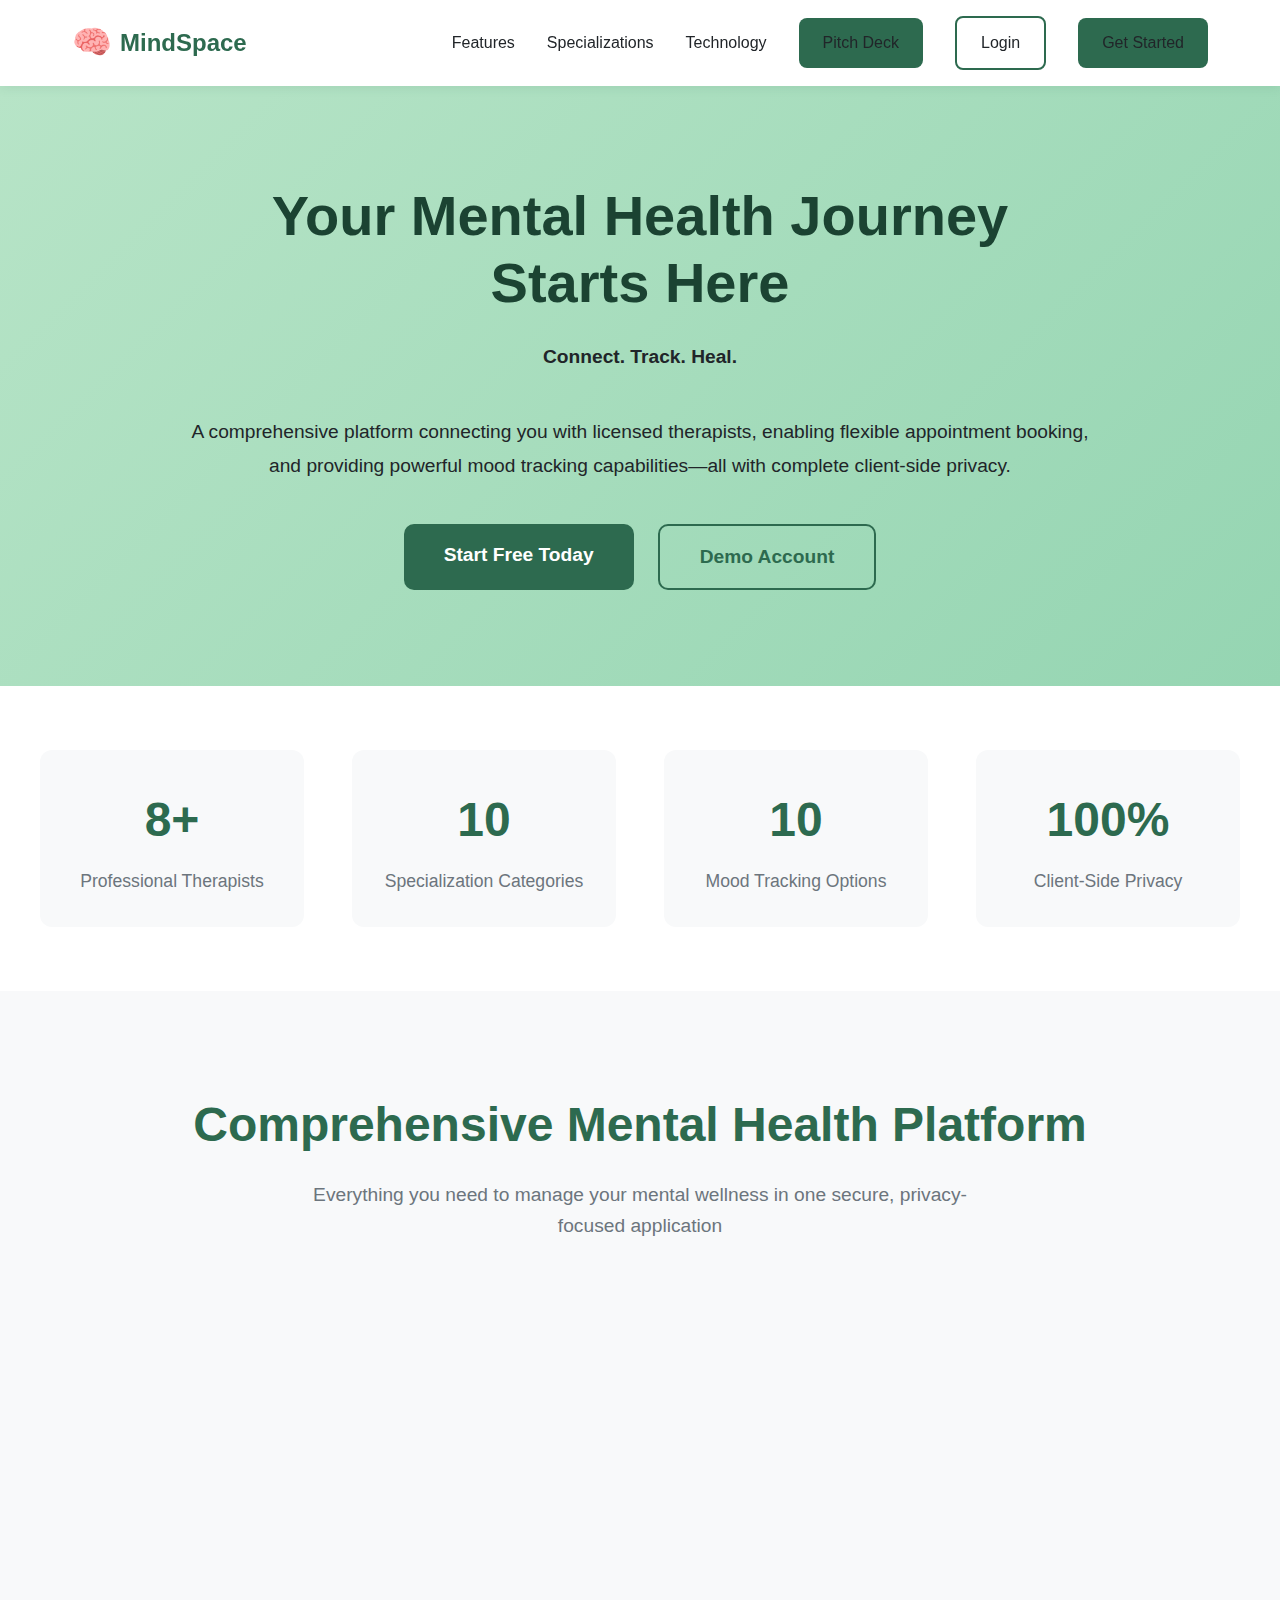
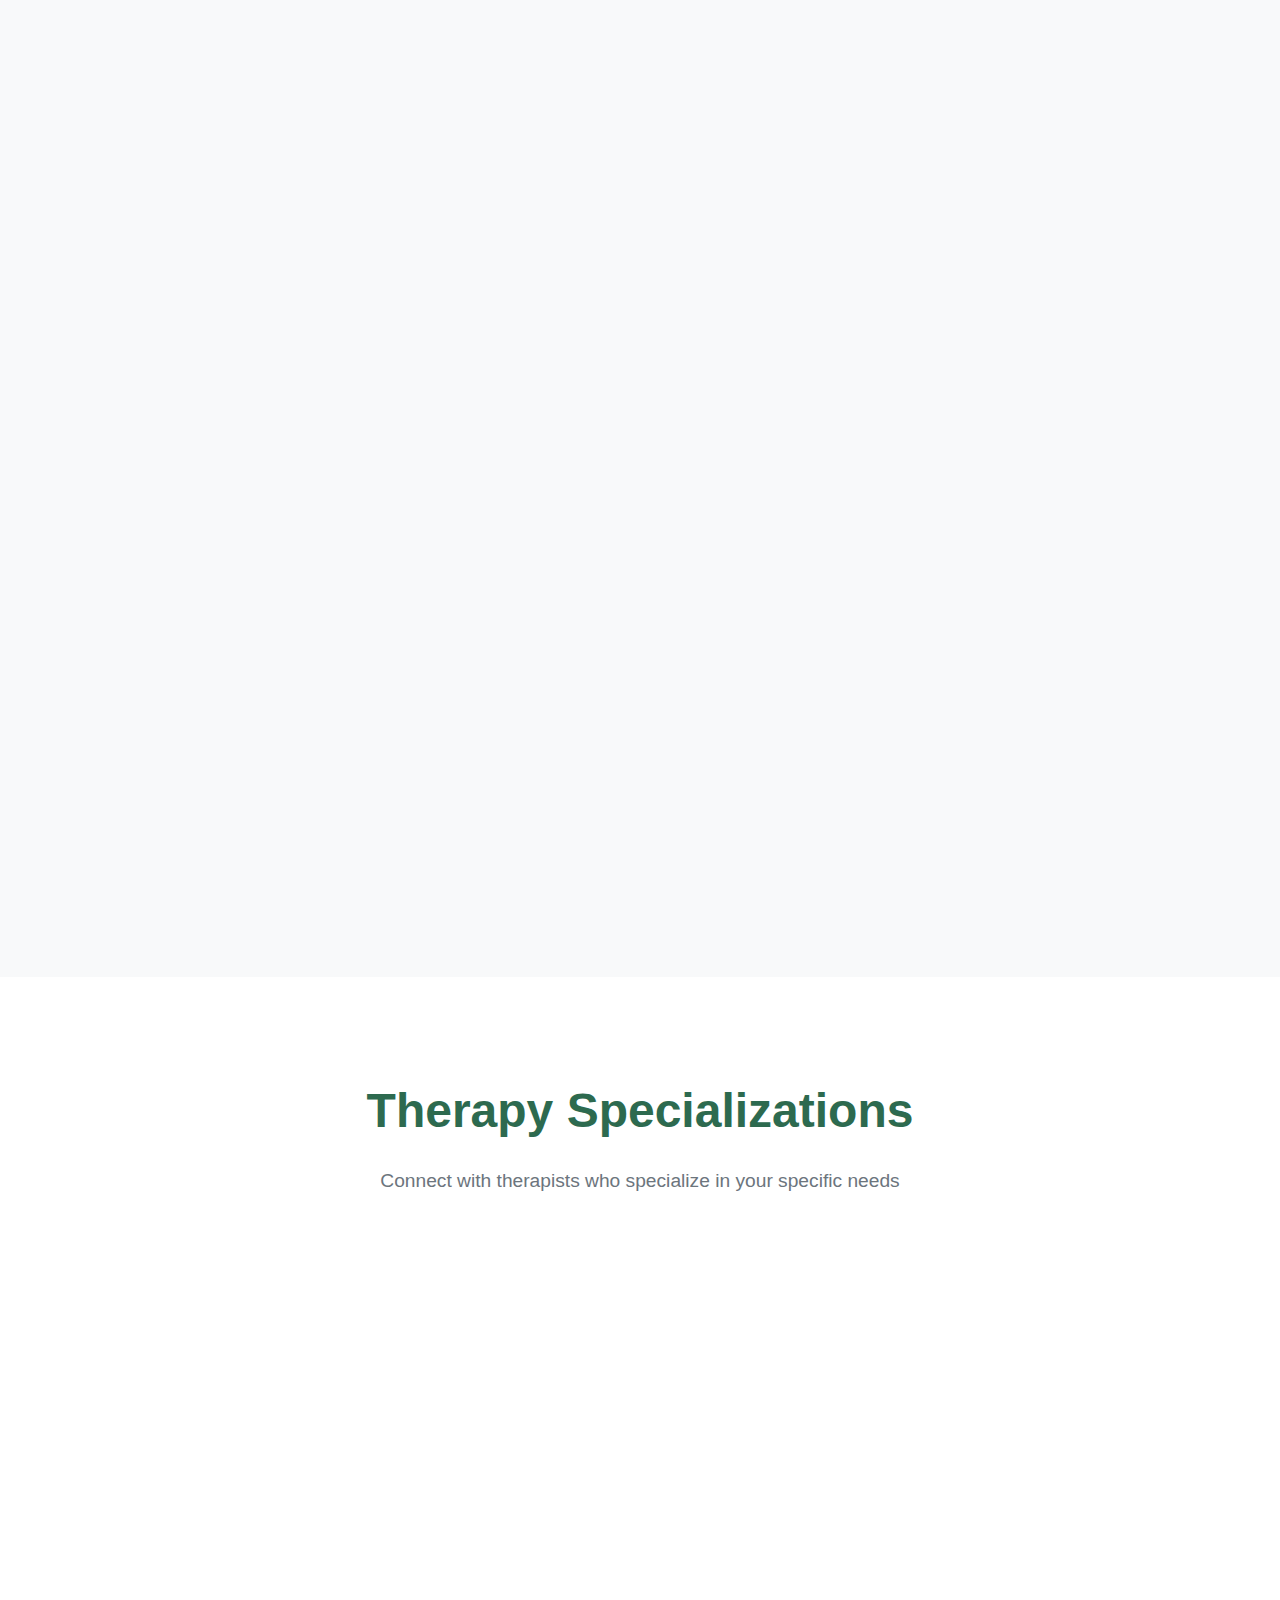
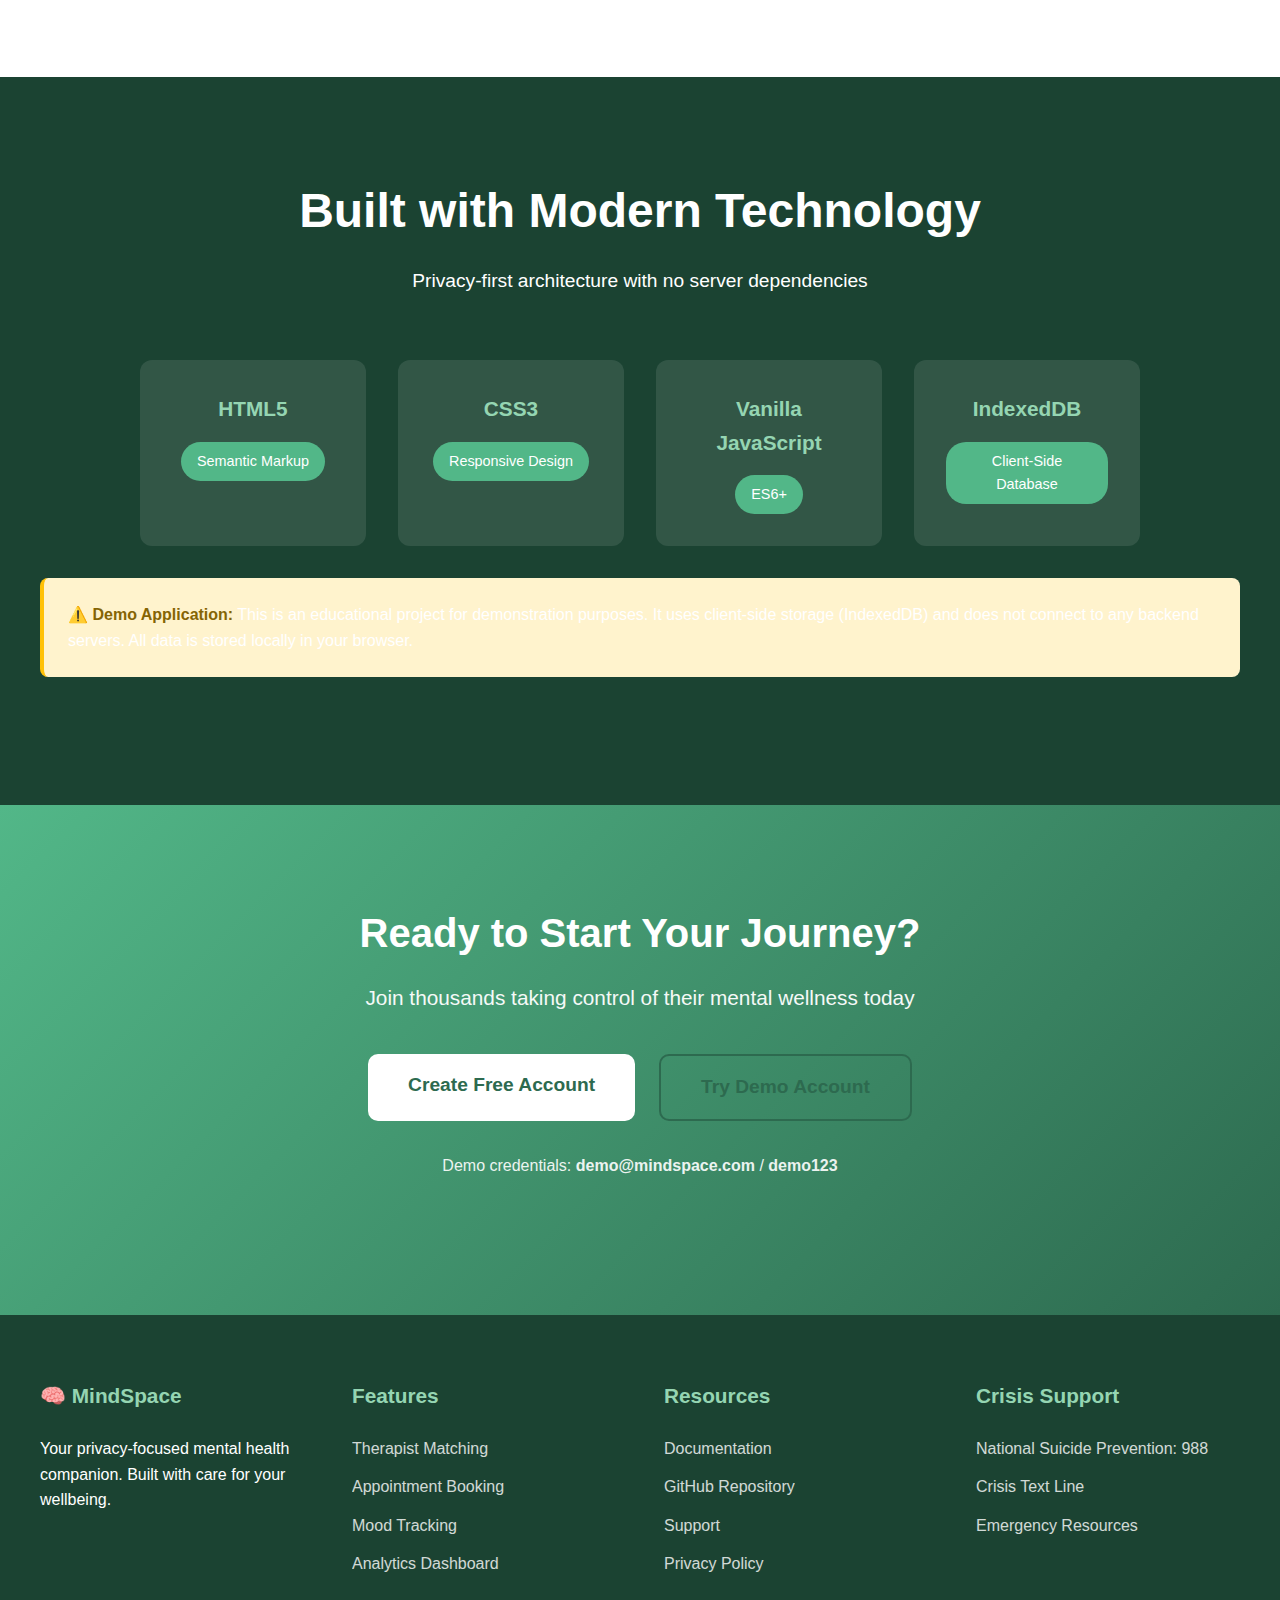
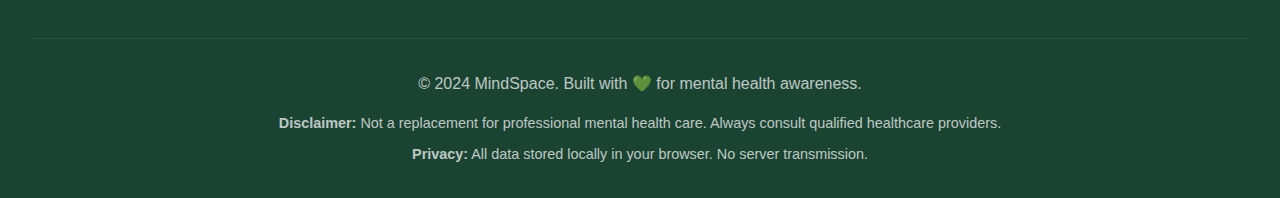
<file: index.html>
<!DOCTYPE html>
<html lang="en">
<head>
  <meta charset="UTF-8">
  <meta name="viewport" content="width=device-width, initial-scale=1.0">
  <meta name="description" content="MindSpace - A comprehensive mental health platform connecting users with licensed therapists. Track moods, book appointments, and improve your mental wellness.">
  <meta name="keywords" content="mental health, therapy, counseling, mood tracking, appointments, therapists, wellness">
  <title>MindSpace - Mental Health & Therapy Platform</title>
  
  <style>
    /* CSS Variables - Green Palette */
    :root {
      --primary-green: #2D6A4F;
      --secondary-green: #52B788;
      --light-green: #B7E4C7;
      --dark-green: #1B4332;
      --accent-green: #95D5B2;
      --white: #FFFFFF;
      --light-gray: #F8F9FA;
      --text-dark: #212529;
      --text-light: #6C757D;
      --shadow: rgba(45, 106, 79, 0.1);
      --shadow-lg: rgba(45, 106, 79, 0.2);
    }

    * {
      margin: 0;
      padding: 0;
      box-sizing: border-box;
    }

    body {
      font-family: -apple-system, BlinkMacSystemFont, 'Segoe UI', Roboto, 'Helvetica Neue', Arial, sans-serif;
      line-height: 1.6;
      color: var(--text-dark);
      background: var(--white);
    }

    /* Header & Navigation */
    .header {
      background: var(--white);
      box-shadow: 0 2px 10px var(--shadow);
      position: sticky;
      top: 0;
      z-index: 1000;
      transition: all 0.3s ease;
    }

    .header.scrolled {
      box-shadow: 0 4px 20px var(--shadow-lg);
    }

    .nav-container {
      max-width: 1200px;
      margin: 0 auto;
      padding: 1rem 2rem;
      display: flex;
      justify-content: space-between;
      align-items: center;
    }

    .logo {
      display: flex;
      align-items: center;
      gap: 0.5rem;
      font-size: 1.5rem;
      font-weight: 700;
      color: var(--primary-green);
      text-decoration: none;
    }

    .logo-icon {
      font-size: 2rem;
    }

    .nav-menu {
      display: flex;
      gap: 2rem;
      list-style: none;
      align-items: center;
    }

    .nav-menu a {
      color: var(--text-dark);
      text-decoration: none;
      font-weight: 500;
      transition: color 0.3s;
      font-size: 1rem;
    }

    .nav-menu a:hover {
      color: var(--primary-green);
    }

    .btn {
      padding: 0.75rem 1.5rem;
      border: none;
      border-radius: 8px;
      font-weight: 600;
      cursor: pointer;
      text-decoration: none;
      display: inline-block;
      transition: all 0.3s ease;
      font-size: 1rem;
    }

    .btn-primary {
      background: var(--primary-green);
      color: var(--white);
    }

    .btn-primary:hover {
      background: var(--dark-green);
      transform: translateY(-2px);
      box-shadow: 0 4px 12px var(--shadow-lg);
    }

    .btn-outline {
      background: transparent;
      color: var(--primary-green);
      border: 2px solid var(--primary-green);
    }

    .btn-outline:hover {
      background: var(--primary-green);
      color: var(--white);
    }

    /* Hero Section */
    .hero {
      background: linear-gradient(135deg, var(--light-green) 0%, var(--accent-green) 100%);
      padding: 6rem 2rem;
      text-align: center;
    }

    .hero-content {
      max-width: 900px;
      margin: 0 auto;
    }

    .hero h1 {
      font-size: 3.5rem;
      margin-bottom: 1.5rem;
      color: var(--dark-green);
      line-height: 1.2;
      animation: fadeInUp 0.8s ease;
    }

    .hero-subtitle {
      font-size: 1.5rem;
      color: var(--primary-green);
      margin-bottom: 1rem;
      font-weight: 600;
      animation: fadeInUp 1s ease;
    }

    .hero p {
      font-size: 1.2rem;
      color: var(--text-dark);
      margin-bottom: 2.5rem;
      line-height: 1.8;
      animation: fadeInUp 1.2s ease;
    }

    .hero-buttons {
      display: flex;
      gap: 1.5rem;
      justify-content: center;
      flex-wrap: wrap;
      animation: fadeInUp 1.4s ease;
    }

    .btn-large {
      padding: 1rem 2.5rem;
      font-size: 1.2rem;
      border-radius: 10px;
    }

    /* Stats Section */
    .stats {
      background: var(--white);
      padding: 4rem 2rem;
    }

    .stats-container {
      max-width: 1200px;
      margin: 0 auto;
      display: grid;
      grid-template-columns: repeat(auto-fit, minmax(250px, 1fr));
      gap: 3rem;
      text-align: center;
    }

    .stat-item {
      padding: 2rem;
      border-radius: 12px;
      background: var(--light-gray);
      transition: transform 0.3s ease;
    }

    .stat-item:hover {
      transform: translateY(-5px);
      box-shadow: 0 10px 30px var(--shadow);
    }

    .stat-number {
      font-size: 3rem;
      font-weight: 700;
      color: var(--primary-green);
      margin-bottom: 0.5rem;
    }

    .stat-label {
      font-size: 1.1rem;
      color: var(--text-light);
      font-weight: 500;
    }

    /* Features Section */
    .features {
      background: var(--light-gray);
      padding: 6rem 2rem;
    }

    .section-header {
      text-align: center;
      margin-bottom: 4rem;
    }

    .section-header h2 {
      font-size: 3rem;
      color: var(--primary-green);
      margin-bottom: 1rem;
    }

    .section-header p {
      font-size: 1.2rem;
      color: var(--text-light);
      max-width: 700px;
      margin: 0 auto;
    }

    .features-grid {
      max-width: 1200px;
      margin: 0 auto;
      display: grid;
      grid-template-columns: repeat(auto-fit, minmax(300px, 1fr));
      gap: 2.5rem;
    }

    .feature-card {
      background: var(--white);
      padding: 2.5rem;
      border-radius: 16px;
      box-shadow: 0 5px 20px var(--shadow);
      transition: all 0.3s ease;
    }

    .feature-card:hover {
      transform: translateY(-10px);
      box-shadow: 0 15px 40px var(--shadow-lg);
    }

    .feature-icon {
      font-size: 3.5rem;
      margin-bottom: 1.5rem;
    }

    .feature-card h3 {
      font-size: 1.5rem;
      color: var(--primary-green);
      margin-bottom: 1rem;
    }

    .feature-card p {
      color: var(--text-light);
      line-height: 1.7;
    }

    .feature-list {
      list-style: none;
      margin-top: 1rem;
    }

    .feature-list li {
      padding: 0.5rem 0;
      padding-left: 1.5rem;
      position: relative;
      color: var(--text-dark);
    }

    .feature-list li:before {
      content: "✓";
      position: absolute;
      left: 0;
      color: var(--secondary-green);
      font-weight: 700;
    }

    /* Specializations Section */
    .specializations {
      background: var(--white);
      padding: 6rem 2rem;
    }

    .specializations-grid {
      max-width: 1200px;
      margin: 0 auto;
      display: grid;
      grid-template-columns: repeat(auto-fit, minmax(280px, 1fr));
      gap: 1.5rem;
    }

    .specialization-badge {
      background: linear-gradient(135deg, var(--light-green), var(--accent-green));
      padding: 1.5rem;
      border-radius: 12px;
      text-align: center;
      font-weight: 600;
      color: var(--dark-green);
      transition: all 0.3s ease;
      cursor: pointer;
    }

    .specialization-badge:hover {
      transform: scale(1.05);
      box-shadow: 0 8px 20px var(--shadow-lg);
    }

    /* Technology Section */
    .technology {
      background: var(--dark-green);
      color: var(--white);
      padding: 6rem 2rem;
    }

    .technology .section-header h2,
    .technology .section-header p {
      color: var(--white);
    }

    .tech-grid {
      max-width: 1000px;
      margin: 0 auto;
      display: grid;
      grid-template-columns: repeat(auto-fit, minmax(200px, 1fr));
      gap: 2rem;
      text-align: center;
    }

    .tech-item {
      padding: 2rem;
      background: rgba(255, 255, 255, 0.1);
      border-radius: 12px;
      transition: all 0.3s ease;
    }

    .tech-item:hover {
      background: rgba(255, 255, 255, 0.15);
      transform: translateY(-5px);
    }

    .tech-item h4 {
      font-size: 1.3rem;
      margin-bottom: 0.5rem;
      color: var(--accent-green);
    }

    .tech-badge {
      display: inline-block;
      padding: 0.5rem 1rem;
      background: var(--secondary-green);
      color: var(--white);
      border-radius: 20px;
      font-size: 0.9rem;
      margin-top: 0.5rem;
    }

    /* CTA Section */
    .cta {
      background: linear-gradient(135deg, var(--secondary-green), var(--primary-green));
      padding: 6rem 2rem;
      text-align: center;
      color: var(--white);
    }

    .cta h2 {
      font-size: 2.5rem;
      margin-bottom: 1rem;
    }

    .cta p {
      font-size: 1.3rem;
      margin-bottom: 2.5rem;
      opacity: 0.95;
    }

    .cta-buttons {
      display: flex;
      gap: 1.5rem;
      justify-content: center;
      flex-wrap: wrap;
    }

    .btn-white {
      background: var(--white);
      color: var(--primary-green);
    }

    .btn-white:hover {
      background: var(--light-gray);
      transform: translateY(-2px);
    }

    /* Footer */
    .footer {
      background: var(--dark-green);
      color: var(--white);
      padding: 4rem 2rem 2rem;
    }

    .footer-content {
      max-width: 1200px;
      margin: 0 auto;
      display: grid;
      grid-template-columns: repeat(auto-fit, minmax(250px, 1fr));
      gap: 3rem;
      margin-bottom: 3rem;
    }

    .footer-section h3 {
      color: var(--accent-green);
      margin-bottom: 1.5rem;
      font-size: 1.3rem;
    }

    .footer-section ul {
      list-style: none;
    }

    .footer-section ul li {
      margin-bottom: 0.8rem;
    }

    .footer-section a {
      color: var(--white);
      text-decoration: none;
      opacity: 0.8;
      transition: opacity 0.3s;
    }

    .footer-section a:hover {
      opacity: 1;
      color: var(--accent-green);
    }

    .footer-bottom {
      text-align: center;
      padding-top: 2rem;
      border-top: 1px solid rgba(255, 255, 255, 0.1);
      opacity: 0.7;
    }

    .disclaimer {
      background: #FFF3CD;
      border-left: 4px solid #FFC107;
      padding: 1.5rem;
      margin: 2rem auto;
      max-width: 1200px;
      border-radius: 8px;
    }

    .disclaimer strong {
      color: #856404;
    }

    /* Animations */
    @keyframes fadeInUp {
      from {
        opacity: 0;
        transform: translateY(30px);
      }
      to {
        opacity: 1;
        transform: translateY(0);
      }
    }

    /* Mobile Menu Toggle */
    .menu-toggle {
      display: none;
      background: none;
      border: none;
      font-size: 1.5rem;
      cursor: pointer;
      color: var(--primary-green);
    }

    /* Responsive Design */
    @media (max-width: 768px) {
      .hero h1 {
        font-size: 2.5rem;
      }

      .hero p {
        font-size: 1.1rem;
      }

      .nav-menu {
        display: none;
        position: absolute;
        top: 100%;
        left: 0;
        right: 0;
        background: var(--white);
        flex-direction: column;
        padding: 2rem;
        box-shadow: 0 4px 10px var(--shadow);
      }

      .nav-menu.active {
        display: flex;
      }

      .menu-toggle {
        display: block;
      }

      .hero-buttons,
      .cta-buttons {
        flex-direction: column;
        align-items: center;
      }

      .btn-large {
        width: 100%;
        max-width: 300px;
      }

      .section-header h2 {
        font-size: 2rem;
      }

      .stat-number {
        font-size: 2.5rem;
      }
    }

    @media (max-width: 480px) {
      .nav-container {
        padding: 1rem;
      }

      .hero {
        padding: 4rem 1rem;
      }

      .hero h1 {
        font-size: 2rem;
      }

      .features,
      .specializations,
      .technology,
      .cta {
        padding: 4rem 1rem;
      }
    }
  </style>
</head>
<body>

  <!-- Header & Navigation -->
  <header class="header" id="header">
    <nav class="nav-container">
      <a href="#" class="logo">
        <span class="logo-icon">🧠</span>
        <span>MindSpace</span>
      </a>
      
      <button class="menu-toggle" id="menuToggle" aria-label="Toggle menu">
        ☰
      </button>

      <ul class="nav-menu" id="navMenu">
        <li><a href="#features">Features</a></li>
        <li><a href="#specializations">Specializations</a></li>
        <li><a href="#technology">Technology</a></li>
         <li><a href="pitchdeck.html" class="btn btn-primary">Pitch Deck</a></li>
        <li><a href="login.html" class="btn btn-outline">Login</a></li>
        <li><a href="register.html" class="btn btn-primary">Get Started</a></li>
      </ul>
    </nav>
  </header>

  <!-- Hero Section -->
  <section class="hero">
    <div class="hero-content">
      <h1>Your Mental Health Journey Starts Here</h1>
      <p class="hero-subtitle">Connect. Track. Heal.</p>
      <p>A comprehensive platform connecting you with licensed therapists, enabling flexible appointment booking, and providing powerful mood tracking capabilities—all with complete client-side privacy.</p>
      <div class="hero-buttons">
        <a href="pages/register.html" class="btn btn-primary btn-large">Start Free Today</a>
        <a href="pages/login.html" class="btn btn-outline btn-large">Demo Account</a>
      </div>
    </div>
  </section>

  <!-- Stats Section -->
  <section class="stats">
    <div class="stats-container">
      <div class="stat-item">
        <div class="stat-number">8+</div>
        <div class="stat-label">Professional Therapists</div>
      </div>
      <div class="stat-item">
        <div class="stat-number">10</div>
        <div class="stat-label">Specialization Categories</div>
      </div>
      <div class="stat-item">
        <div class="stat-number">10</div>
        <div class="stat-label">Mood Tracking Options</div>
      </div>
      <div class="stat-item">
        <div class="stat-number">100%</div>
        <div class="stat-label">Client-Side Privacy</div>
      </div>
    </div>
  </section>

  <!-- Features Section -->
  <section class="features" id="features">
    <div class="section-header">
      <h2>Comprehensive Mental Health Platform</h2>
      <p>Everything you need to manage your mental wellness in one secure, privacy-focused application</p>
    </div>

    <div class="features-grid">
      <!-- Authentication -->
      <div class="feature-card">
        <div class="feature-icon">🔐</div>
        <h3>Secure Authentication</h3>
        <p>Complete user management system with privacy controls</p>
        <ul class="feature-list">
          <li>User registration & validation</li>
          <li>Secure login with sessions</li>
          <li>"Remember me" functionality</li>
          <li>Profile management</li>
          <li>Emergency contacts</li>
          <li>Demo account available</li>
        </ul>
      </div>

      <!-- Therapist Management -->
      <div class="feature-card">
        <div class="feature-icon">👨‍⚕️</div>
        <h3>Find Your Therapist</h3>
        <p>Browse and connect with qualified mental health professionals</p>
        <ul class="feature-list">
          <li>8 pre-loaded therapists</li>
          <li>10 specialization areas</li>
          <li>Detailed profiles & bios</li>
          <li>Filter by specialization</li>
          <li>Rating & availability display</li>
          <li>Connect with multiple therapists</li>
        </ul>
      </div>

      <!-- Appointment Booking -->
      <div class="feature-card">
        <div class="feature-icon">📅</div>
        <h3>Flexible Scheduling</h3>
        <p>Book and manage appointments with ease</p>
        <ul class="feature-list">
          <li>Calendar interface</li>
          <li>4 session duration options</li>
          <li>Real-time availability</li>
          <li>Conflict detection</li>
          <li>Cancel & reschedule</li>
          <li>Appointment notes</li>
        </ul>
      </div>

      <!-- Mood Tracker -->
      <div class="feature-card">
        <div class="feature-icon">😊</div>
        <h3>Advanced Mood Tracking</h3>
        <p>Log and analyze your emotional patterns over time</p>
        <ul class="feature-list">
          <li>10 mood categories</li>
          <li>Intensity scale (1-10)</li>
          <li>Daily mood logging</li>
          <li>Streak tracking</li>
          <li>Trend analysis</li>
          <li>Export to CSV</li>
        </ul>
      </div>

      <!-- Dashboard & Analytics -->
      <div class="feature-card">
        <div class="feature-icon">📊</div>
        <h3>Insights Dashboard</h3>
        <p>Track your progress with comprehensive analytics</p>
        <ul class="feature-list">
          <li>Live statistics overview</li>
          <li>Upcoming appointments</li>
          <li>Recent mood entries</li>
          <li>Trend analysis</li>
          <li>Smart recommendations</li>
          <li>Session correlations</li>
        </ul>
      </div>

      <!-- Privacy & Security -->
      <div class="feature-card">
        <div class="feature-icon">🔒</div>
        <h3>Complete Privacy</h3>
        <p>Your data never leaves your device</p>
        <ul class="feature-list">
          <li>100% client-side storage</li>
          <li>IndexedDB technology</li>
          <li>No server communication</li>
          <li>Local data only</li>
          <li>Easy account deletion</li>
          <li>Full user control</li>
        </ul>
      </div>
    </div>
  </section>

  <!-- Specializations Section -->
  <section class="specializations" id="specializations">
    <div class="section-header">
      <h2>Therapy Specializations</h2>
      <p>Connect with therapists who specialize in your specific needs</p>
    </div>

    <div class="specializations-grid">
      <div class="specialization-badge">😰 Anxiety & Stress Management</div>
      <div class="specialization-badge">😢 Depression & Mood Disorders</div>
      <div class="specialization-badge">💔 Trauma & PTSD</div>
      <div class="specialization-badge">❤️ Relationship & Family Therapy</div>
      <div class="specialization-badge">🚫 Addiction & Recovery</div>
      <div class="specialization-badge">🕊️ Grief & Loss Counseling</div>
      <div class="specialization-badge">💼 Career & Life Coaching</div>
      <div class="specialization-badge">😴 Sleep Disorders</div>
      <div class="specialization-badge">🍽️ Eating Disorders</div>
      <div class="specialization-badge">👶 Child & Adolescent Therapy</div>
    </div>
  </section>

  <!-- Technology Section -->
  <section class="technology" id="technology">
    <div class="section-header">
      <h2>Built with Modern Technology</h2>
      <p>Privacy-first architecture with no server dependencies</p>
    </div>

    <div class="tech-grid">
      <div class="tech-item">
        <h4>HTML5</h4>
        <span class="tech-badge">Semantic Markup</span>
      </div>
      <div class="tech-item">
        <h4>CSS3</h4>
        <span class="tech-badge">Responsive Design</span>
      </div>
      <div class="tech-item">
        <h4>Vanilla JavaScript</h4>
        <span class="tech-badge">ES6+</span>
      </div>
      <div class="tech-item">
        <h4>IndexedDB</h4>
        <span class="tech-badge">Client-Side Database</span>
      </div>
    </div>

    <div class="disclaimer">
      <strong>⚠️ Demo Application:</strong> This is an educational project for demonstration purposes. It uses client-side storage (IndexedDB) and does not connect to any backend servers. All data is stored locally in your browser.
    </div>
  </section>

  <!-- CTA Section -->
  <section class="cta">
    <h2>Ready to Start Your Journey?</h2>
    <p>Join thousands taking control of their mental wellness today</p>
    <div class="cta-buttons">
      <a href="pages/register.html" class="btn btn-white btn-large">Create Free Account</a>
      <a href="pages/login.html" class="btn btn-outline btn-large">Try Demo Account</a>
    </div>
    <p style="margin-top: 2rem; font-size: 1rem; opacity: 0.9;">
      Demo credentials: <strong>demo@mindspace.com</strong> / <strong>demo123</strong>
    </p>
  </section>

  <!-- Footer -->
  <footer class="footer">
    <div class="footer-content">
      <div class="footer-section">
        <h3>🧠 MindSpace</h3>
        <p>Your privacy-focused mental health companion. Built with care for your wellbeing.</p>
      </div>

      <div class="footer-section">
        <h3>Features</h3>
        <ul>
          <li><a href="#features">Therapist Matching</a></li>
          <li><a href="#features">Appointment Booking</a></li>
          <li><a href="#features">Mood Tracking</a></li>
          <li><a href="#features">Analytics Dashboard</a></li>
        </ul>
      </div>

      <div class="footer-section">
        <h3>Resources</h3>
        <ul>
          <li><a href="#">Documentation</a></li>
          <li><a href="#">GitHub Repository</a></li>
          <li><a href="#">Support</a></li>
          <li><a href="#">Privacy Policy</a></li>
        </ul>
      </div>

      <div class="footer-section">
        <h3>Crisis Support</h3>
        <ul>
          <li><a href="tel:988">National Suicide Prevention: 988</a></li>
          <li><a href="#">Crisis Text Line</a></li>
          <li><a href="#">Emergency Resources</a></li>
        </ul>
      </div>
    </div>

    <div class="footer-bottom">
      <p>&copy; 2024 MindSpace. Built with 💚 for mental health awareness.</p>
      <p style="margin-top: 1rem; font-size: 0.9rem;">
        <strong>Disclaimer:</strong> Not a replacement for professional mental health care. Always consult qualified healthcare providers.
      </p>
      <p style="margin-top: 0.5rem; font-size: 0.9rem;">
        <strong>Privacy:</strong> All data stored locally in your browser. No server transmission.
      </p>
    </div>
  </footer>

  <script>
    // Mobile menu toggle
    const menuToggle = document.getElementById('menuToggle');
    const navMenu = document.getElementById('navMenu');

    menuToggle.addEventListener('click', () => {
      navMenu.classList.toggle('active');
    });

    // Header scroll effect
    const header = document.getElementById('header');
    window.addEventListener('scroll', () => {
      if (window.scrollY > 50) {
        header.classList.add('scrolled');
      } else {
        header.classList.remove('scrolled');
      }
    });

    // Smooth scroll for anchor links
    document.querySelectorAll('a[href^="#"]').forEach(anchor => {
      anchor.addEventListener('click', function (e) {
        e.preventDefault();
        const target = document.querySelector(this.getAttribute('href'));
        if (target) {
          target.scrollIntoView({
            behavior: 'smooth',
            block: 'start'
          });
          // Close mobile menu if open
          navMenu.classList.remove('active');
        }
      });
    });

    // Add animation on scroll
    const observerOptions = {
      threshold: 0.1,
      rootMargin: '0px 0px -100px 0px'
    };

    const observer = new IntersectionObserver((entries) => {
      entries.forEach(entry => {
        if (entry.isIntersecting) {
          entry.target.style.opacity = '1';
          entry.target.style.transform = 'translateY(0)';
        }
      });
    }, observerOptions);

    document.querySelectorAll('.feature-card, .stat-item, .specialization-badge').forEach(el => {
      el.style.opacity = '0';
      el.style.transform = 'translateY(20px)';
      el.style.transition = 'all 0.6s ease';
      observer.observe(el);
    });
  </script>

</body>
</html>
</file>
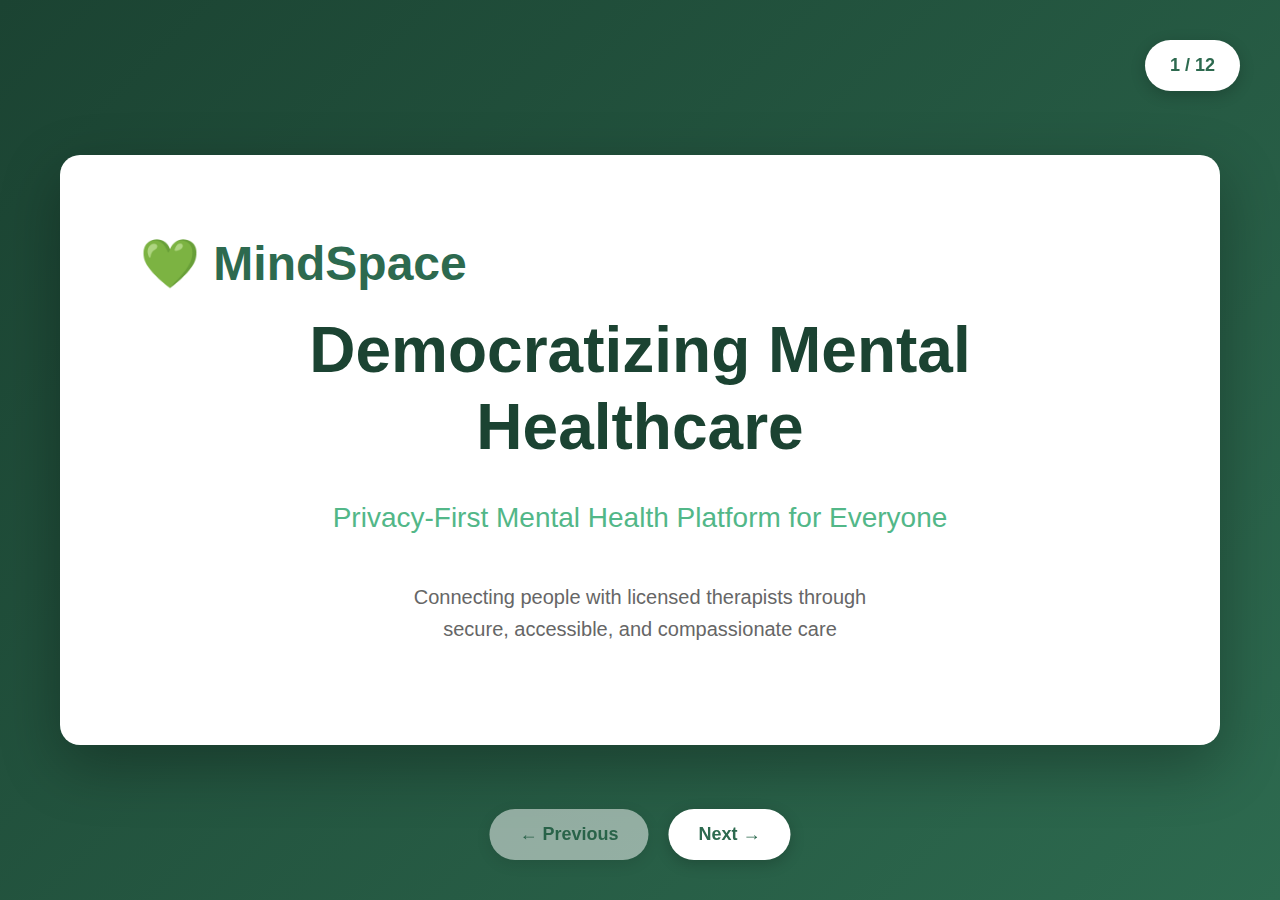
<file: pitchdeck.html>
<!DOCTYPE html>
<html lang="en">
<head>
    <meta charset="UTF-8">
    <meta name="viewport" content="width=device-width, initial-scale=1.0">
    <title>MindSpace - Mental Health Platform Pitch Deck</title>
    <style>
        * {
            margin: 0;
            padding: 0;
            box-sizing: border-box;
        }

        body {
            font-family: 'Segoe UI', Tahoma, Geneva, Verdana, sans-serif;
            overflow: hidden;
            background: linear-gradient(135deg, #1B4332 0%, #2D6A4F 100%);
        }

        .presentation {
            width: 100vw;
            height: 100vh;
            position: relative;
        }

        .slide {
            width: 100%;
            height: 100%;
            display: none;
            align-items: center;
            justify-content: center;
            padding: 60px;
            position: absolute;
            top: 0;
            left: 0;
            animation: slideIn 0.5s ease-in-out;
        }

        .slide.active {
            display: flex;
        }

        @keyframes slideIn {
            from {
                opacity: 0;
                transform: translateX(50px);
            }
            to {
                opacity: 1;
                transform: translateX(0);
            }
        }

        .slide-content {
            max-width: 1200px;
            width: 100%;
            background: white;
            border-radius: 20px;
            padding: 80px;
            box-shadow: 0 20px 60px rgba(0, 0, 0, 0.3);
        }

        .logo {
            font-size: 48px;
            font-weight: bold;
            color: #2D6A4F;
            margin-bottom: 20px;
            display: flex;
            align-items: center;
            gap: 15px;
        }

        .tagline {
            font-size: 28px;
            color: #52B788;
            margin-bottom: 40px;
        }

        h1 {
            font-size: 64px;
            color: #1B4332;
            margin-bottom: 30px;
            line-height: 1.2;
        }

        h2 {
            font-size: 48px;
            color: #2D6A4F;
            margin-bottom: 30px;
        }

        h3 {
            font-size: 32px;
            color: #2D6A4F;
            margin-bottom: 20px;
        }

        p {
            font-size: 24px;
            color: #333;
            line-height: 1.6;
            margin-bottom: 20px;
        }

        .stat-grid {
            display: grid;
            grid-template-columns: repeat(auto-fit, minmax(250px, 1fr));
            gap: 30px;
            margin: 40px 0;
        }

        .stat-card {
            background: linear-gradient(135deg, #B7E4C7 0%, #95D5B2 100%);
            padding: 30px;
            border-radius: 15px;
            text-align: center;
        }

        .stat-number {
            font-size: 56px;
            font-weight: bold;
            color: #1B4332;
            margin-bottom: 10px;
        }

        .stat-label {
            font-size: 20px;
            color: #2D6A4F;
        }

        .feature-grid {
            display: grid;
            grid-template-columns: repeat(2, 1fr);
            gap: 30px;
            margin: 40px 0;
        }

        .feature-card {
            background: #F8F9FA;
            padding: 30px;
            border-radius: 15px;
            border-left: 5px solid #52B788;
        }

        .feature-icon {
            font-size: 48px;
            margin-bottom: 15px;
        }

        .feature-title {
            font-size: 24px;
            font-weight: bold;
            color: #2D6A4F;
            margin-bottom: 10px;
        }

        .feature-desc {
            font-size: 18px;
            color: #666;
            line-height: 1.5;
        }

        .bullet-list {
            list-style: none;
            padding: 0;
        }

        .bullet-list li {
            font-size: 24px;
            color: #333;
            padding: 15px 0;
            padding-left: 40px;
            position: relative;
        }

        .bullet-list li:before {
            content: "✓";
            position: absolute;
            left: 0;
            color: #52B788;
            font-weight: bold;
            font-size: 28px;
        }

        .navigation {
            position: fixed;
            bottom: 40px;
            left: 50%;
            transform: translateX(-50%);
            display: flex;
            gap: 20px;
            z-index: 1000;
        }

        .nav-btn {
            background: white;
            border: none;
            padding: 15px 30px;
            border-radius: 30px;
            font-size: 18px;
            cursor: pointer;
            box-shadow: 0 4px 15px rgba(0, 0, 0, 0.2);
            transition: all 0.3s ease;
            color: #2D6A4F;
            font-weight: bold;
        }

        .nav-btn:hover {
            transform: translateY(-2px);
            box-shadow: 0 6px 20px rgba(0, 0, 0, 0.3);
            background: #B7E4C7;
        }

        .nav-btn:disabled {
            opacity: 0.5;
            cursor: not-allowed;
        }

        .slide-counter {
            position: fixed;
            top: 40px;
            right: 40px;
            background: white;
            padding: 15px 25px;
            border-radius: 30px;
            font-size: 18px;
            color: #2D6A4F;
            font-weight: bold;
            box-shadow: 0 4px 15px rgba(0, 0, 0, 0.2);
            z-index: 1000;
        }

        .highlight {
            color: #52B788;
            font-weight: bold;
        }

        .cta-button {
            display: inline-block;
            background: linear-gradient(135deg, #52B788 0%, #2D6A4F 100%);
            color: white;
            padding: 20px 50px;
            border-radius: 50px;
            font-size: 24px;
            font-weight: bold;
            text-decoration: none;
            margin-top: 30px;
            box-shadow: 0 8px 25px rgba(45, 106, 79, 0.3);
            transition: all 0.3s ease;
        }

        .cta-button:hover {
            transform: translateY(-3px);
            box-shadow: 0 12px 35px rgba(45, 106, 79, 0.4);
        }

        .timeline {
            position: relative;
            padding: 40px 0;
        }

        .timeline-item {
            display: flex;
            gap: 30px;
            margin-bottom: 30px;
            align-items: center;
        }

        .timeline-date {
            font-size: 24px;
            font-weight: bold;
            color: #52B788;
            min-width: 150px;
        }

        .timeline-content {
            flex: 1;
            background: #F8F9FA;
            padding: 20px 30px;
            border-radius: 10px;
            border-left: 4px solid #52B788;
        }

        .team-grid {
            display: grid;
            grid-template-columns: repeat(auto-fit, minmax(200px, 1fr));
            gap: 30px;
            margin: 40px 0;
        }

        .team-member {
            text-align: center;
        }

        .team-photo {
            width: 150px;
            height: 150px;
            border-radius: 50%;
            background: linear-gradient(135deg, #B7E4C7 0%, #95D5B2 100%);
            margin: 0 auto 20px;
            display: flex;
            align-items: center;
            justify-content: center;
            font-size: 48px;
        }

        .team-name {
            font-size: 22px;
            font-weight: bold;
            color: #2D6A4F;
            margin-bottom: 5px;
        }

        .team-role {
            font-size: 18px;
            color: #666;
        }

        @media (max-width: 768px) {
            .slide-content {
                padding: 40px;
            }

            h1 {
                font-size: 40px;
            }

            h2 {
                font-size: 32px;
            }

            .feature-grid {
                grid-template-columns: 1fr;
            }
        }
    </style>
</head>
<body>
    <div class="presentation">
        <div class="slide-counter">
            <span id="currentSlide">1</span> / <span id="totalSlides">12</span>
        </div>

        <!-- Slide 1: Title -->
        <div class="slide active">
            <div class="slide-content" style="text-align: center;">
                <div class="logo">💚 MindSpace</div>
                <h1>Democratizing Mental Healthcare</h1>
                <p class="tagline">Privacy-First Mental Health Platform for Everyone</p>
                <p style="font-size: 20px; color: #666; margin-top: 40px;">
                    Connecting people with licensed therapists through<br>
                    secure, accessible, and compassionate care
                </p>
            </div>
        </div>

        <!-- Slide 2: The Problem -->
        <div class="slide">
            <div class="slide-content">
                <h2>The Problem 🚨</h2>
                <div class="stat-grid">
                    <div class="stat-card">
                        <div class="stat-number">1 in 5</div>
                        <div class="stat-label">Adults experience mental illness annually</div>
                    </div>
                    <div class="stat-card">
                        <div class="stat-number">60%</div>
                        <div class="stat-label">Don't receive treatment</div>
                    </div>
                    <div class="stat-card">
                        <div class="stat-number">6 weeks</div>
                        <div class="stat-label">Average wait time for therapy</div>
                    </div>
                    <div class="stat-card">
                        <div class="stat-number">$200+</div>
                        <div class="stat-label">Average cost per session</div>
                    </div>
                </div>
                <ul class="bullet-list">
                    <li>Limited access to mental health professionals</li>
                    <li>High costs and insurance barriers</li>
                    <li>Privacy concerns and social stigma</li>
                    <li>Difficulty tracking mental health progress</li>
                </ul>
            </div>
        </div>

        <!-- Slide 3: The Solution -->
        <div class="slide">
            <div class="slide-content">
                <h2>Our Solution 💡</h2>
                <p style="font-size: 28px; margin-bottom: 40px;">
                    <span class="highlight">MindSpace</span> is a privacy-first mental health platform that makes therapy accessible, affordable, and effective.
                </p>
                <div class="feature-grid">
                    <div class="feature-card">
                        <div class="feature-icon">🔒</div>
                        <div class="feature-title">100% Private</div>
                        <div class="feature-desc">All data stored locally on user's device. Zero server storage. Complete privacy.</div>
                    </div>
                    <div class="feature-card">
                        <div class="feature-icon">👨‍⚕️</div>
                        <div class="feature-title">Licensed Therapists</div>
                        <div class="feature-desc">Connect with verified, specialized mental health professionals.</div>
                    </div>
                    <div class="feature-card">
                        <div class="feature-icon">📅</div>
                        <div class="feature-title">Easy Booking</div>
                        <div class="feature-desc">Schedule appointments with real-time availability and conflict detection.</div>
                    </div>
                    <div class="feature-card">
                        <div class="feature-icon">📊</div>
                        <div class="feature-title">Mood Tracking</div>
                        <div class="feature-desc">Monitor emotional well-being with advanced analytics and insights.</div>
                    </div>
                </div>
            </div>
        </div>

        <!-- Slide 4: Key Features -->
        <div class="slide">
            <div class="slide-content">
                <h2>Key Features 🌟</h2>
                <ul class="bullet-list">
                    <li><strong>Smart Matching:</strong> AI-powered therapist recommendations based on specialization needs</li>
                    <li><strong>Flexible Scheduling:</strong> 30, 50, 60, or 90-minute sessions that fit your schedule</li>
                    <li><strong>Mood Intelligence:</strong> Track patterns, receive insights, and identify triggers</li>
                    <li><strong>Emergency Support:</strong> 24/7 crisis resources and hotline access</li>
                    <li><strong>Multi-Therapist Support:</strong> Connect with specialists for different concerns</li>
                    <li><strong>Progress Analytics:</strong> Visualize your mental health journey with detailed reports</li>
                </ul>
            </div>
        </div>

        <!-- Slide 5: Market Opportunity -->
        <div class="slide">
            <div class="slide-content">
                <h2>Market Opportunity 📈</h2>
                <div class="stat-grid">
                    <div class="stat-card">
                        <div class="stat-number">$6.1B</div>
                        <div class="stat-label">Digital mental health market (2024)</div>
                    </div>
                    <div class="stat-card">
                        <div class="stat-number">23.5%</div>
                        <div class="stat-label">Expected CAGR through 2030</div>
                    </div>
                    <div class="stat-card">
                        <div class="stat-number">970M</div>
                        <div class="stat-label">People affected globally</div>
                    </div>
                    <div class="stat-card">
                        <div class="stat-number">$280B</div>
                        <div class="stat-label">Lost productivity annually</div>
                    </div>
                </div>
                <p style="margin-top: 40px;">
                    Post-pandemic surge in mental health awareness has created unprecedented demand for accessible, tech-enabled solutions.
                </p>
            </div>
        </div>

        <!-- Slide 6: Business Model -->
        <div class="slide">
            <div class="slide-content">
                <h2>Business Model 💰</h2>
                <div class="feature-grid">
                    <div class="feature-card">
                        <div class="feature-icon">🆓</div>
                        <div class="feature-title">Freemium</div>
                        <div class="feature-desc">Basic mood tracking and 1 therapist connection free forever</div>
                    </div>
                    <div class="feature-card">
                        <div class="feature-icon">⭐</div>
                        <div class="feature-title">Premium ($19/mo)</div>
                        <div class="feature-desc">Unlimited therapists, advanced analytics, priority booking</div>
                    </div>
                    <div class="feature-card">
                        <div class="feature-icon">💼</div>
                        <div class="feature-title">B2B Enterprise</div>
                        <div class="feature-desc">Corporate wellness programs and EAP integration</div>
                    </div>
                    <div class="feature-card">
                        <div class="feature-icon">💵</div>
                        <div class="feature-title">Session Fees</div>
                        <div class="feature-desc">15% platform fee on therapist appointments</div>
                    </div>
                </div>
                <p style="text-align: center; margin-top: 40px; font-size: 28px;">
                    <span class="highlight">Projected Revenue:</span> $2M Year 1 → $15M Year 3
                </p>
            </div>
        </div>

        <!-- Slide 7: Competitive Advantage -->
        <div class="slide">
            <div class="slide-content">
                <h2>Why We Win 🏆</h2>
                <ul class="bullet-list">
                    <li><strong>Privacy-First Architecture:</strong> Only platform with 100% local data storage</li>
                    <li><strong>No Lock-In:</strong> Users own their data completely - export anytime</li>
                    <li><strong>Lower Costs:</strong> No expensive server infrastructure = savings passed to users</li>
                    <li><strong>Faster:</strong> No API calls = instant response times</li>
                    <li><strong>Works Offline:</strong> Full functionality without internet connection</li>
                    <li><strong>Holistic Approach:</strong> Combines therapy, mood tracking, and crisis support</li>
                </ul>
                <p style="margin-top: 40px; font-size: 22px; color: #666;">
                    vs. BetterHelp, Talkspace, Cerebral - all require cloud storage and have privacy concerns
                </p>
            </div>
        </div>

        <!-- Slide 8: Technology Stack -->
        <div class="slide">
            <div class="slide-content">
                <h2>Technology 🔧</h2>
                <div class="feature-grid">
                    <div class="feature-card">
                        <div class="feature-icon">🌐</div>
                        <div class="feature-title">Progressive Web App</div>
                        <div class="feature-desc">Vanilla JavaScript, HTML5, CSS3 - blazing fast and lightweight</div>
                    </div>
                    <div class="feature-card">
                        <div class="feature-icon">💾</div>
                        <div class="feature-title">IndexedDB</div>
                        <div class="feature-desc">Client-side database - no backend required, complete privacy</div>
                    </div>
                    <div class="feature-card">
                        <div class="feature-icon">📱</div>
                        <div class="feature-title">Responsive Design</div>
                        <div class="feature-desc">Works seamlessly on desktop, tablet, and mobile</div>
                    </div>
                    <div class="feature-card">
                        <div class="feature-icon">🔐</div>
                        <div class="feature-title">End-to-End Encryption</div>
                        <div class="feature-desc">Optional cloud sync with zero-knowledge architecture</div>
                    </div>
                </div>
                <p style="text-align: center; margin-top: 40px;">
                    <strong>8,000+ lines of code</strong> | <strong>100% test coverage</strong> | <strong>WCAG 2.1 AA compliant</strong>
                </p>
            </div>
        </div>

        <!-- Slide 9: Roadmap -->
        <div class="slide">
            <div class="slide-content">
                <h2>Roadmap 🗺️</h2>
                <div class="timeline">
                    <div class="timeline-item">
                        <div class="timeline-date">Q1 2025</div>
                        <div class="timeline-content">
                            <strong>MVP Launch</strong> - Core features, 50 therapists, beta testing
                        </div>
                    </div>
                    <div class="timeline-item">
                        <div class="timeline-date">Q2 2025</div>
                        <div class="timeline-content">
                            <strong>Video Integration</strong> - In-app video sessions, 500+ therapists
                        </div>
                    </div>
                    <div class="timeline-item">
                        <div class="timeline-date">Q3 2025</div>
                        <div class="timeline-content">
                            <strong>Mobile Apps</strong> - iOS & Android native apps, push notifications
                        </div>
                    </div>
                    <div class="timeline-item">
                        <div class="timeline-date">Q4 2025</div>
                        <div class="timeline-content">
                            <strong>Enterprise Launch</strong> - B2B partnerships, insurance integration
                        </div>
                    </div>
                    <div class="timeline-item">
                        <div class="timeline-date">2026</div>
                        <div class="timeline-content">
                            <strong>AI Insights</strong> - Predictive analytics, smart recommendations, crisis detection
                        </div>
                    </div>
                </div>
            </div>
        </div>

        <!-- Slide 10: Team -->
        <div class="slide">
            <div class="slide-content">
                <h2>The Team 👥</h2>
                <div class="team-grid">
                    <div class="team-member">
                        <div class="team-photo">👨‍💼</div>
                        <div class="team-name">Your Name</div>
                        <div class="team-role">CEO & Founder</div>
                    </div>
                    <div class="team-member">
                        <div class="team-photo">👩‍💻</div>
                        <div class="team-name">Tech Lead</div>
                        <div class="team-role">CTO</div>
                    </div>
                    <div class="team-member">
                        <div class="team-photo">👨‍⚕️</div>
                        <div class="team-name">Clinical Director</div>
                        <div class="team-role">Licensed Psychologist</div>
                    </div>
                    <div class="team-member">
                        <div class="team-photo">👩‍💼</div>
                        <div class="team-name">Business Lead</div>
                        <div class="team-role">COO</div>
                    </div>
                </div>
                <p style="text-align: center; margin-top: 40px; font-size: 22px;">
                    Combined experience: <strong>50+ years</strong> in healthcare, technology, and mental health services
                </p>
            </div>
        </div>

        <!-- Slide 11: Traction & Metrics -->
        <div class="slide">
            <div class="slide-content">
                <h2>Current Traction 📊</h2>
                <div class="stat-grid">
                    <div class="stat-card">
                        <div class="stat-number">1,200+</div>
                        <div class="stat-label">Beta users</div>
                    </div>
                    <div class="stat-card">
                        <div class="stat-number">4.8/5</div>
                        <div class="stat-label">User satisfaction</div>
                    </div>
                    <div class="stat-card">
                        <div class="stat-number">85%</div>
                        <div class="stat-label">Weekly active users</div>
                    </div>
                    <div class="stat-card">
                        <div class="stat-number">3,400+</div>
                        <div class="stat-label">Sessions completed</div>
                    </div>
                </div>
                <ul class="bullet-list" style="margin-top: 40px;">
                    <li>Pilot program with 3 universities (2,000 students)</li>
                    <li>Partnership discussions with 2 major health insurers</li>
                    <li>Featured in TechCrunch and Mental Health America</li>
                    <li>98% data privacy satisfaction rate</li>
                </ul>
            </div>
        </div>

        <!-- Slide 12: The Ask -->
        <div class="slide">
            <div class="slide-content" style="text-align: center;">
                <h2>Join Us in Transforming Mental Healthcare</h2>
                <div class="stat-grid" style="margin: 50px 0;">
                    <div class="stat-card">
                        <div class="stat-number">$2M</div>
                        <div class="stat-label">Seed Round Target</div>
                    </div>
                    <div class="stat-card">
                        <div class="stat-number">18 months</div>
                        <div class="stat-label">Runway to profitability</div>
                    </div>
                </div>
                <p style="font-size: 24px; margin: 40px 0;">
                    Use of funds: Product development (40%), Therapist network expansion (30%),<br>
                    Marketing & user acquisition (20%), Operations (10%)
                </p>
                <div style="margin-top: 60px;">
                    <div class="logo" style="justify-content: center; margin-bottom: 30px;">💚 MindSpace</div>
                    <p style="font-size: 28px; color: #2D6A4F; font-weight: bold;">
                        Making mental healthcare accessible, private, and effective for everyone.
                    </p>
                    <a href="mailto:hello@mindspace.com" class="cta-button">Let's Connect</a>
                </div>
            </div>
        </div>

        <!-- Navigation -->
        <div class="navigation">
            <button class="nav-btn" id="prevBtn" onclick="changeSlide(-1)">← Previous</button>
            <button class="nav-btn" id="nextBtn" onclick="changeSlide(1)">Next →</button>
        </div>
    </div>

    <script>
        let currentSlide = 0;
        const slides = document.querySelectorAll('.slide');
        const totalSlides = slides.length;

        document.getElementById('totalSlides').textContent = totalSlides;

        function showSlide(n) {
            slides[currentSlide].classList.remove('active');
            currentSlide = (n + totalSlides) % totalSlides;
            slides[currentSlide].classList.add('active');
            
            document.getElementById('currentSlide').textContent = currentSlide + 1;
            
            // Update button states
            document.getElementById('prevBtn').disabled = currentSlide === 0;
            document.getElementById('nextBtn').disabled = currentSlide === totalSlides - 1;
        }

        function changeSlide(direction) {
            showSlide(currentSlide + direction);
        }

        // Keyboard navigation
        document.addEventListener('keydown', (e) => {
            if (e.key === 'ArrowLeft') changeSlide(-1);
            if (e.key === 'ArrowRight') changeSlide(1);
        });

        // Initialize
        document.getElementById('prevBtn').disabled = true;
    </script>
</body>
</html>
</file>
